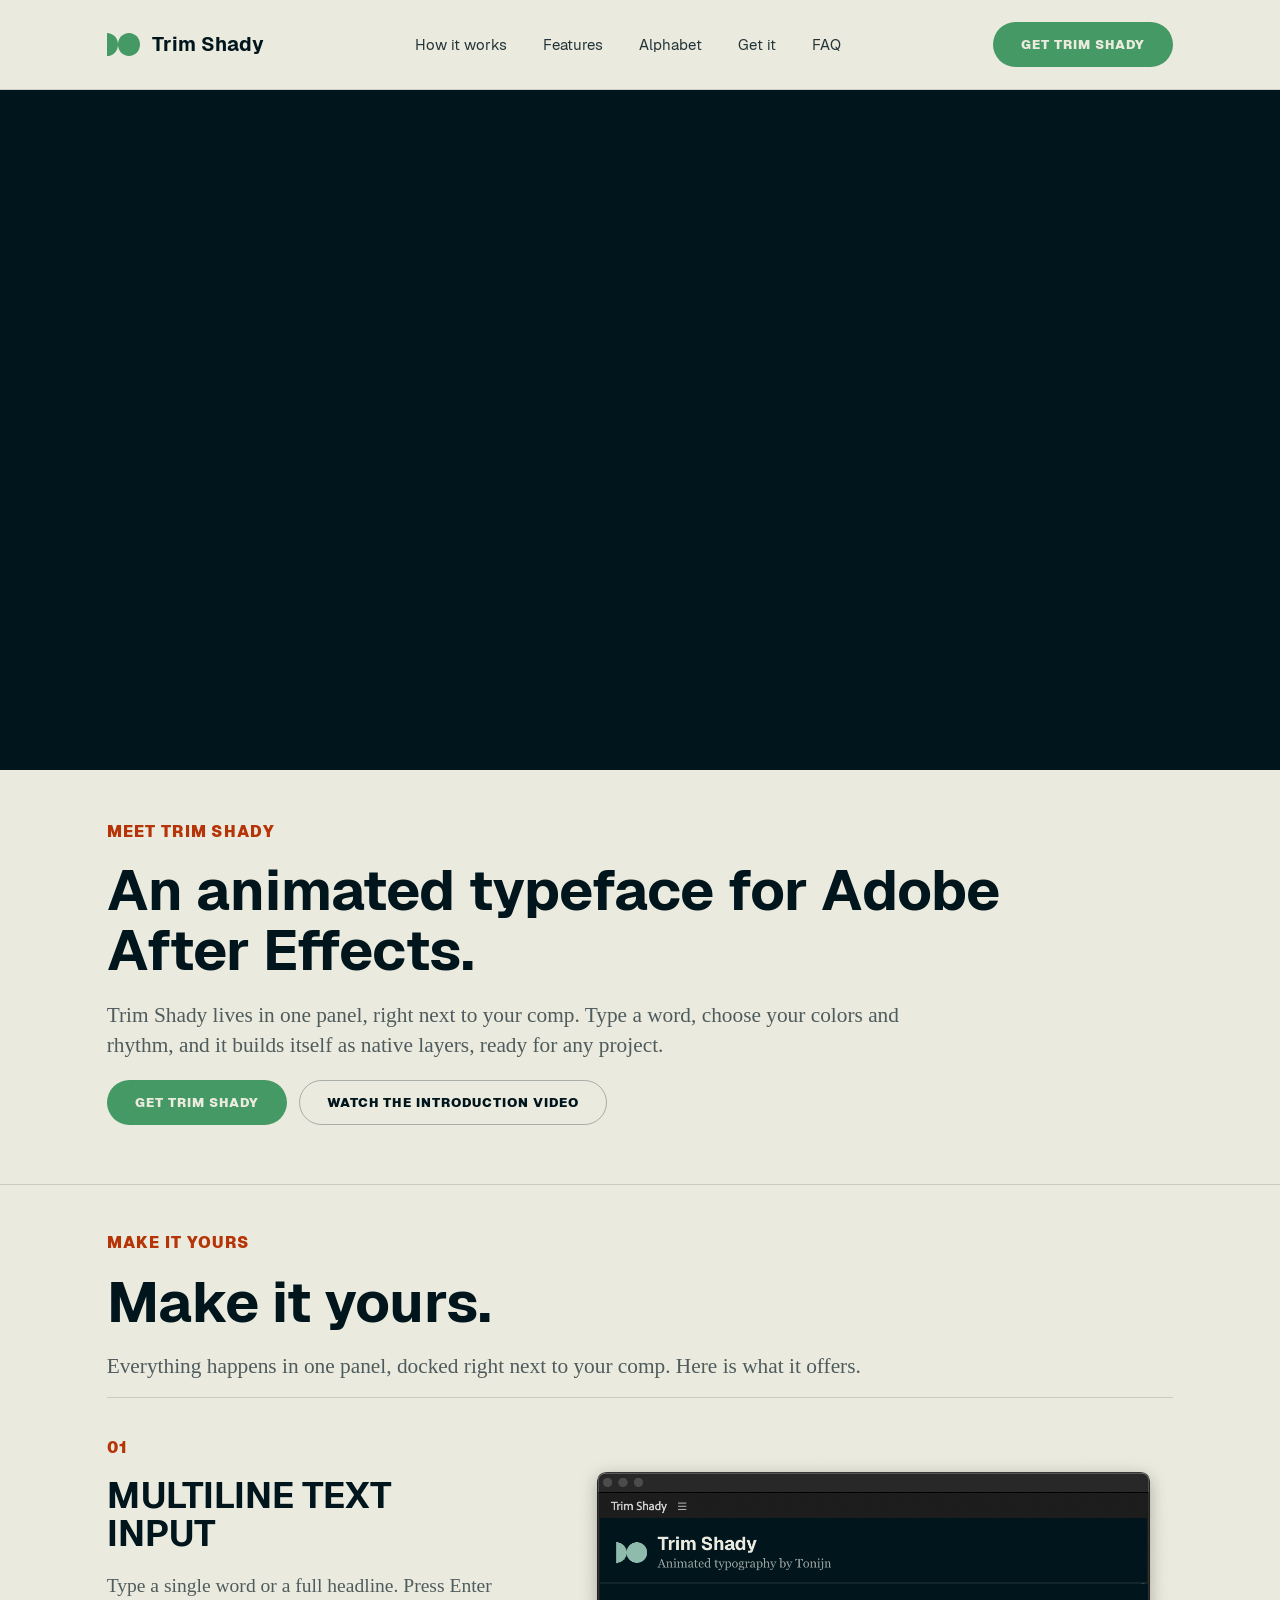
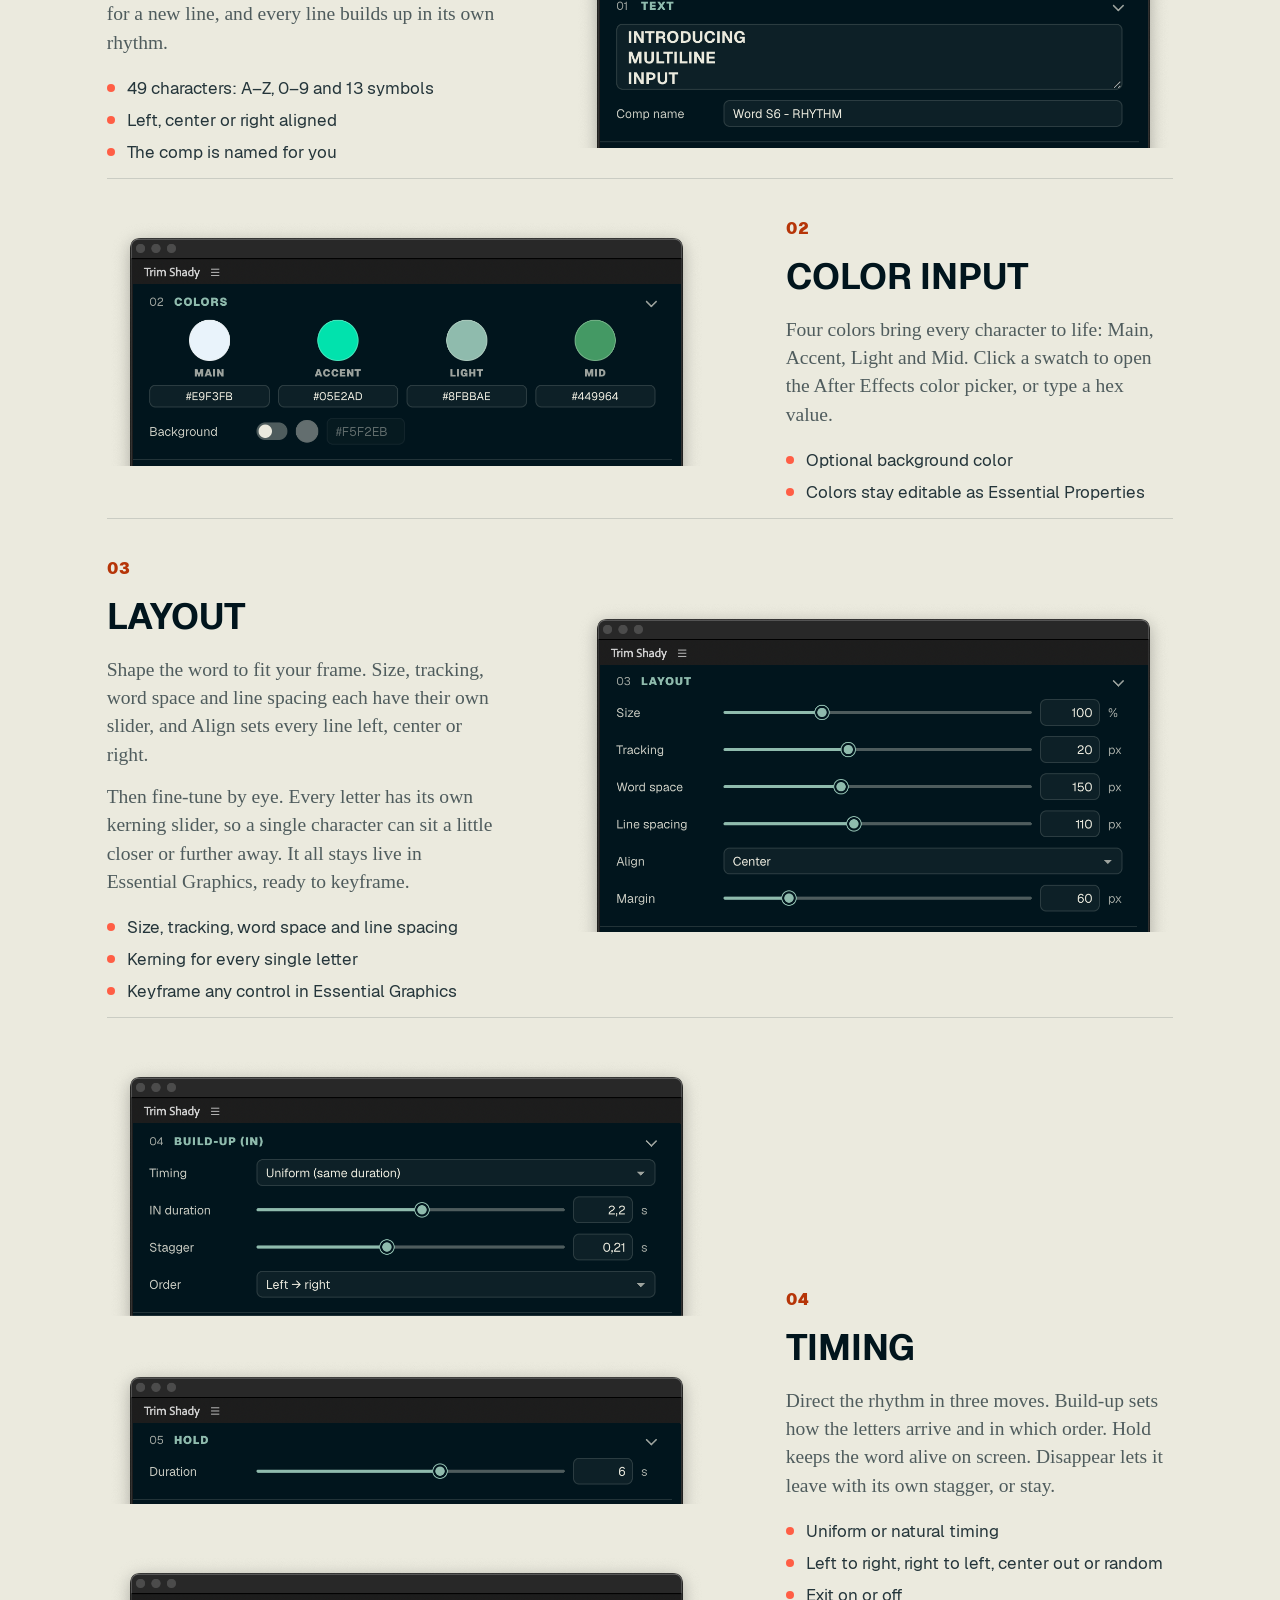
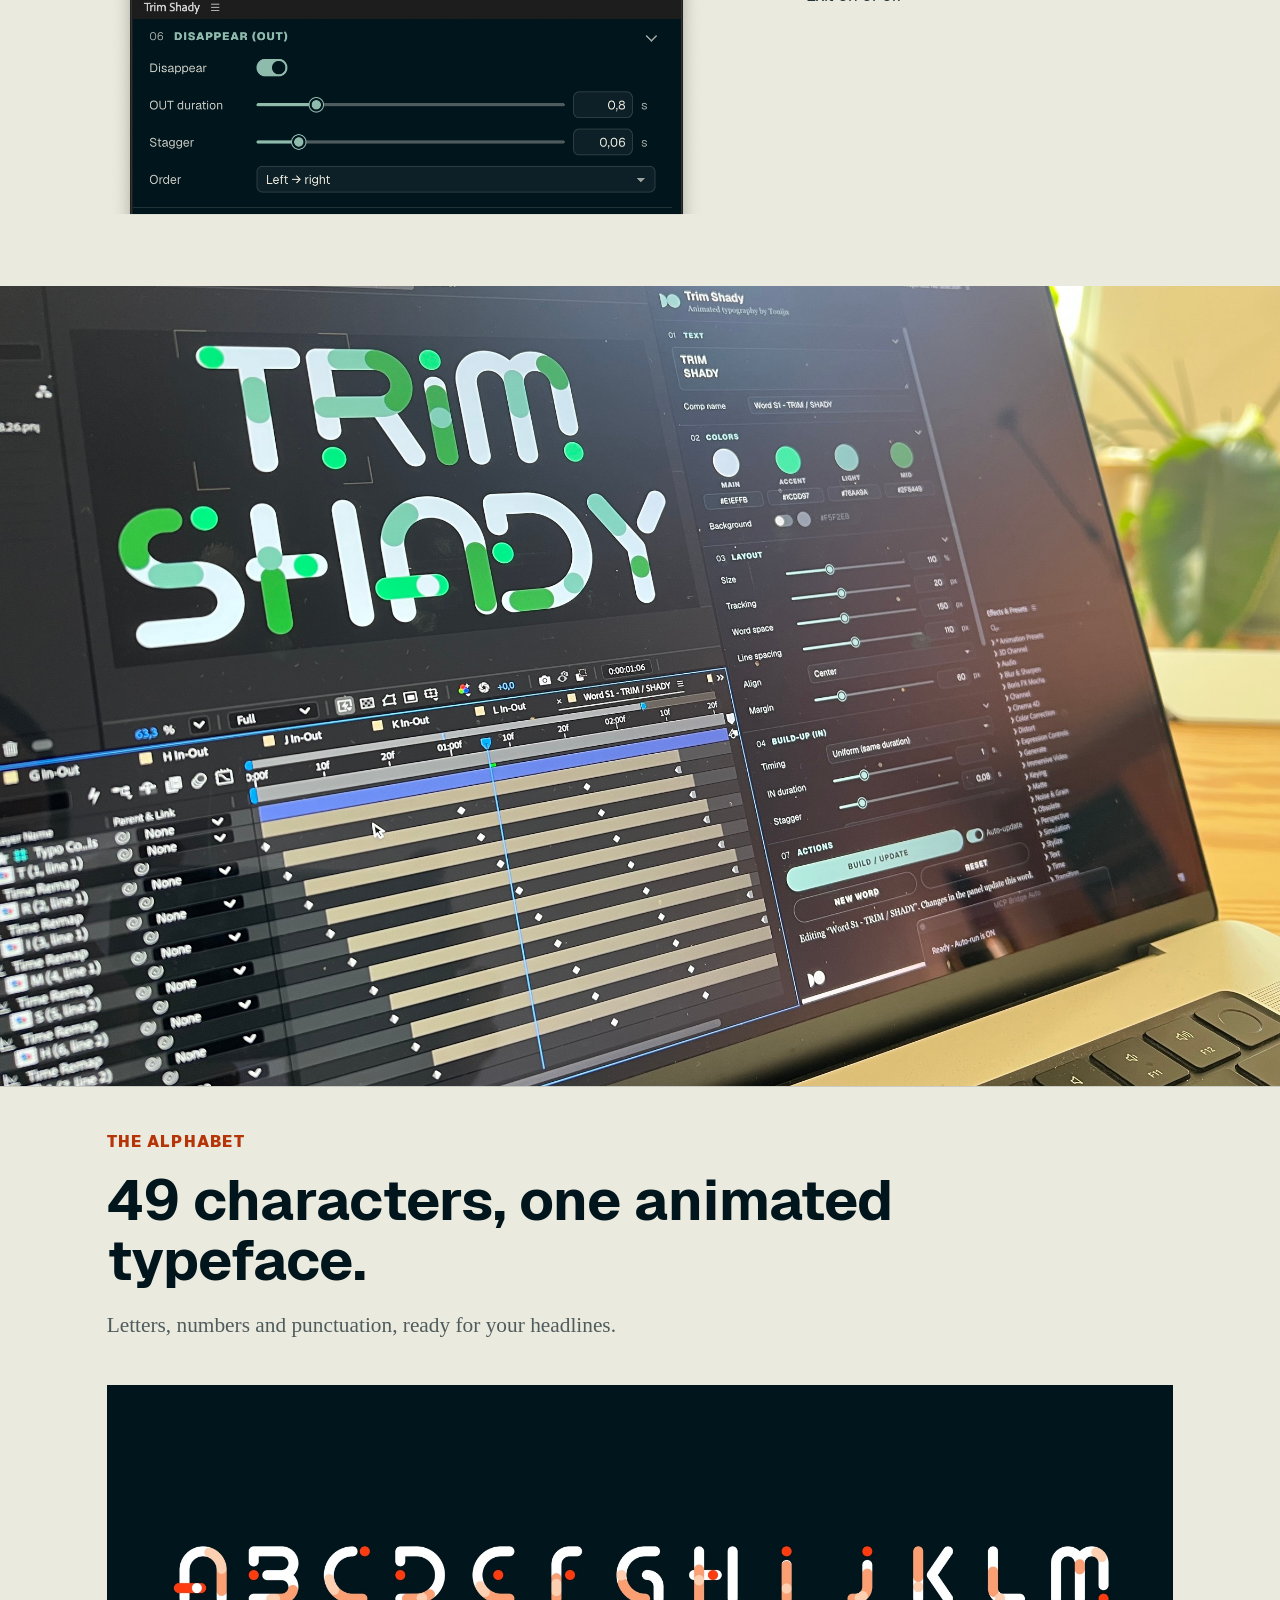
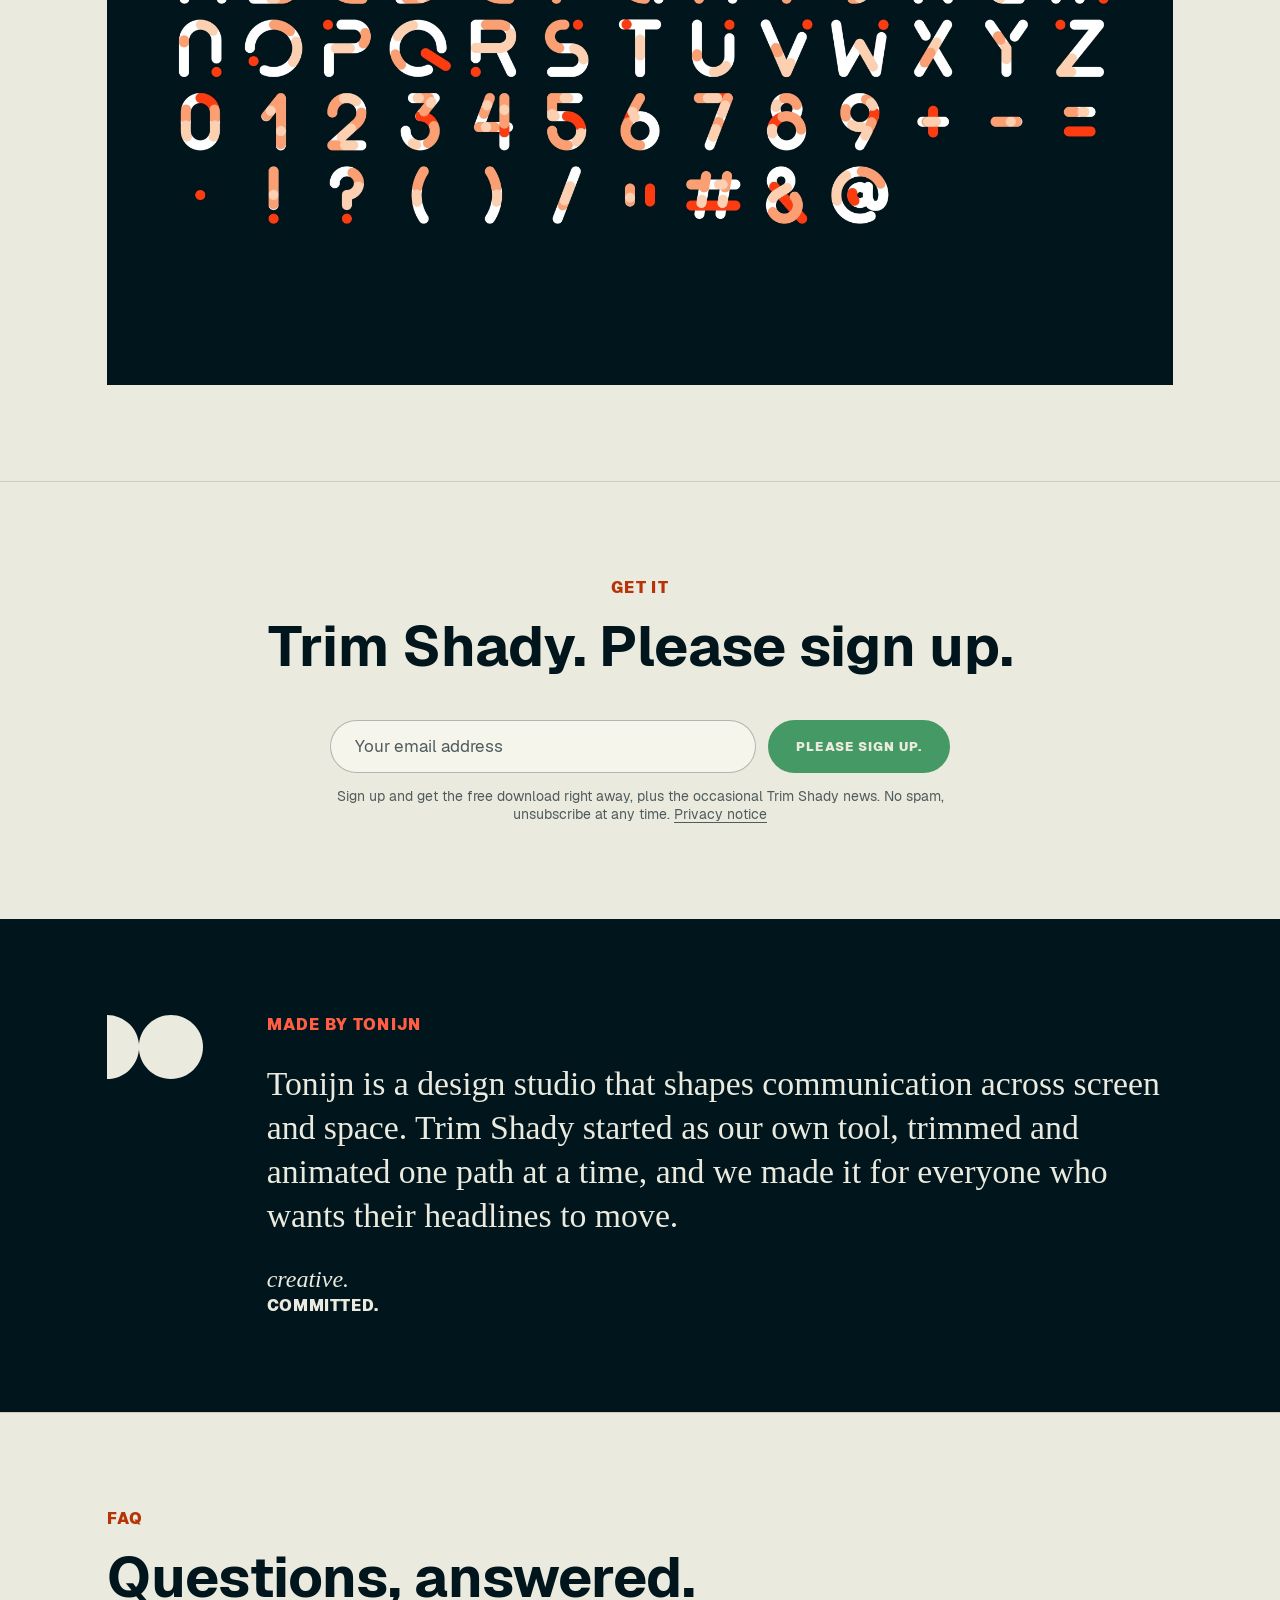
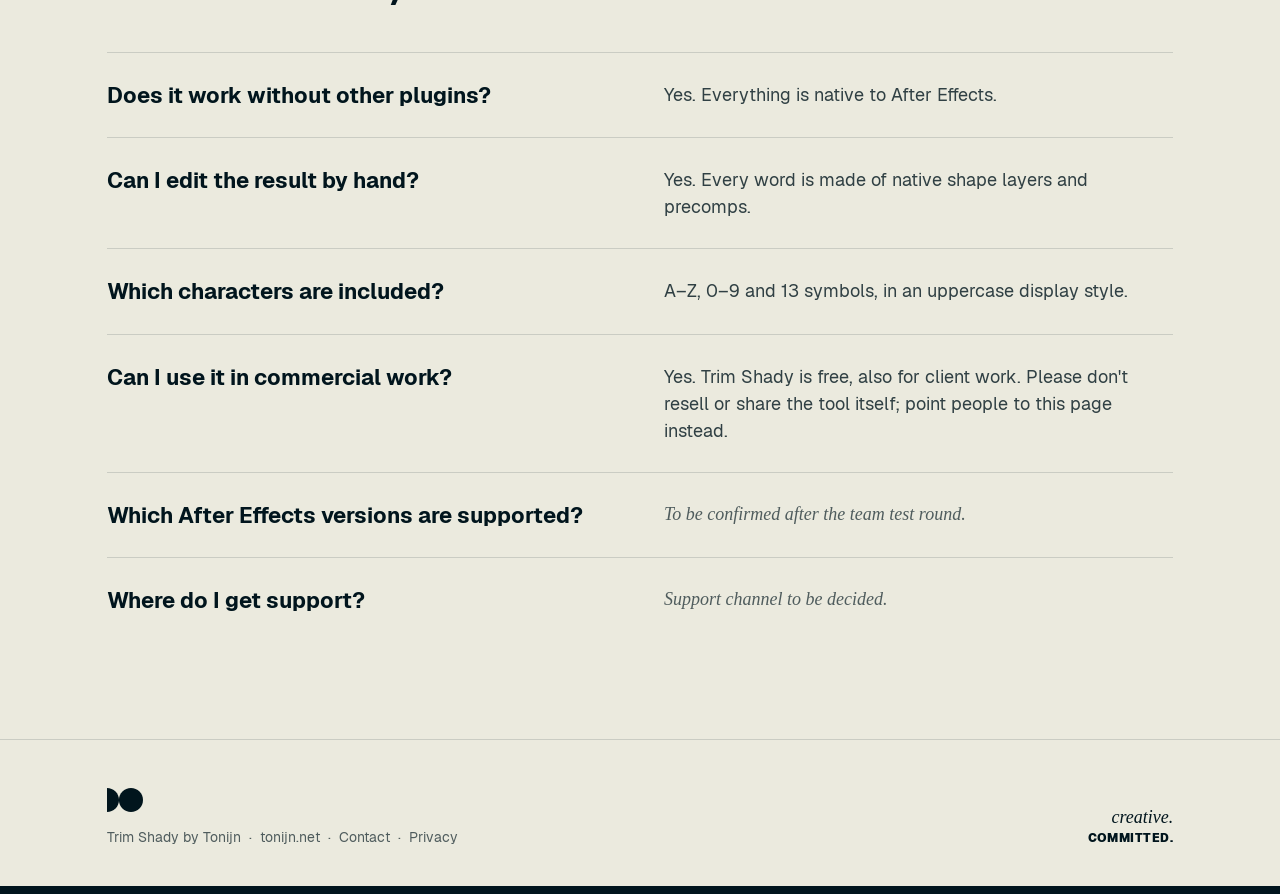
<file: index.html>
<!doctype html>
<!--
  Trim Shady · landing page (prototype)
  Built from the Figma frame "Trim Shady · Landing page · Draft 02 · Light (default)"
  (file a56UTV2PO87DNn0kcxubo0, node 4075:2). Plain HTML/CSS/JS, no build step:
  open index.html in a browser, or publish the folder as it is (GitHub Pages).

  Scroll animations: add data-reveal="left" | "right" | "up" to an element and
  js/main.js slides it in when it scrolls into view.
  The Vimeo background video is set in ONE place: VIMEO_ID at the top of js/main.js.
  "Watch the introduction video" links to YouTube: its href below (2026-10-29).
-->
<html lang="en">
<head>
  <meta charset="utf-8">
  <meta name="viewport" content="width=device-width, initial-scale=1">
  <!-- Prototype for the team: keep it out of search engines until it moves to tonijn.net. -->
  <meta name="robots" content="noindex, nofollow">
  <title>Trim Shady · An animated typeface for Adobe After Effects</title>
  <meta name="description" content="Trim Shady is an animated typeface for Adobe After Effects. Type a word, choose your colors and rhythm, and it builds itself as native layers.">
  <meta property="og:title" content="Trim Shady · An animated typeface for Adobe After Effects">
  <meta property="og:description" content="Type a word, choose your colors and rhythm, and it builds itself as native layers.">
  <meta property="og:image" content="img/hero-poster.jpg">
  <link rel="icon" href="img/do-mark-top.svg" type="image/svg+xml">
  <link rel="preload" href="fonts/Geist-Bold.woff2" as="font" type="font/woff2" crossorigin>
  <script>document.documentElement.classList.add("js");</script><!-- early, so the phone menu does not flash open -->
  <link rel="stylesheet" href="css/style.css">
</head>
<body>

  <!-- Top bar (sticky) -->
  <header class="topbar">
    <a class="brand" href="#top" aria-label="Trim Shady, back to top">
      <img src="img/do-mark-top.svg" width="33" height="22" alt="">
      <span>Trim Shady</span>
    </a>
    <nav class="links" id="site-nav" aria-label="Sections">
      <a href="#meet">How it works</a>
      <a href="#make-it-yours">Features</a>
      <a href="#alphabet">Alphabet</a>
      <a href="#get-it">Get it</a>
      <a href="#faq">FAQ</a>
    </nav>
    <a class="button" href="#get-it">Get Trim Shady</a>
    <!-- Hamburger: only shown on smaller screens (see css "Smaller screens"); js/main.js opens/closes the menu -->
    <button class="menu-toggle" type="button" aria-expanded="false" aria-controls="site-nav" aria-label="Menu">
      <span class="menu-toggle-bar"></span><span class="menu-toggle-bar"></span><span class="menu-toggle-bar"></span>
    </button>
  </header>

  <main id="top">

    <!-- 01 Hero: the intro film plays muted in the background (Vimeo). Until a
         video ID is set, or if Vimeo cannot load, the poster image shows. -->
    <section class="hero" aria-label="Trim Shady intro film">
      <div class="hero-media" id="hero-media">
        <img class="hero-poster" src="img/hero-poster.jpg" width="1920" height="1080" alt="The words TRIM SHADY drawn in the Trim Shady animated typeface">
      </div>
    </section>

    <!-- 02 Meet Trim Shady -->
    <section class="section meet" id="meet">
      <div class="head" data-reveal="up">
        <p class="kicker">Meet Trim Shady</p>
        <h1 class="title">An animated typeface for Adobe After Effects.</h1>
        <p class="lead">Trim Shady lives in one panel, right next to your comp. Type a word, choose your colors and rhythm, and it builds itself as native layers, ready for any project.</p>
        <div class="buttons">
          <a class="button" href="#get-it">Get Trim Shady</a>
          <a class="button ghost" id="film-link" href="https://youtu.be/t0fxN_1F6S0" target="_blank" rel="noopener">Watch the introduction video</a>
        </div>
      </div>
    </section>

    <!-- 03 Make it yours: four chapters, text and panel screenshots alternate
         left and right; each side slides in from its own side. -->
    <section class="section make" id="make-it-yours">
      <div class="head" data-reveal="up">
        <p class="kicker">Make it yours</p>
        <h2 class="title">Make it yours.</h2>
        <p class="lead narrow">Everything happens in one panel, docked right next to your comp. Here is what it offers.</p>
      </div>

      <article class="chapter">
        <div class="chapter-text" data-reveal="left">
          <p class="number">01</p>
          <h3>Multiline text input</h3>
          <p>Type a single word or a full headline. Press Enter for a new line, and every line builds up in its own rhythm.</p>
          <ul class="points">
            <li>49 characters: A–Z, 0–9 and 13 symbols</li>
            <li>Left, center or right aligned</li>
            <li>The comp is named for you</li>
          </ul>
        </div>
        <div class="chapter-images" data-reveal="right">
          <img src="img/ui-text.png" width="1162" height="572" alt="The Text group of the Trim Shady panel" loading="lazy">
        </div>
      </article>

      <article class="chapter flip">
        <div class="chapter-images" data-reveal="left">
          <img src="img/ui-color.png" width="1162" height="550" alt="The Colors group with the four color roles" loading="lazy">
        </div>
        <div class="chapter-text" data-reveal="right">
          <p class="number">02</p>
          <h3>Color input</h3>
          <p>Four colors bring every character to life: Main, Accent, Light and Mid. Click a swatch to open the After Effects color picker, or type a hex value.</p>
          <ul class="points">
            <li>Optional background color</li>
            <li>Colors stay editable as Essential Properties</li>
          </ul>
        </div>
      </article>

      <article class="chapter">
        <div class="chapter-text" data-reveal="left">
          <p class="number">03</p>
          <h3>Layout</h3>
          <p>Shape the word to fit your frame. Size, tracking, word space and line spacing each have their own slider, and Align sets every line left, center or right.</p>
          <p>Then fine-tune by eye. Every letter has its own kerning slider, so a single character can sit a little closer or further away. It all stays live in Essential Graphics, ready to keyframe.</p>
          <ul class="points">
            <li>Size, tracking, word space and line spacing</li>
            <li>Kerning for every single letter</li>
            <li>Keyframe any control in Essential Graphics</li>
          </ul>
        </div>
        <div class="chapter-images" data-reveal="right">
          <img src="img/ui-layout.png" width="1162" height="700" alt="The Layout group with its sliders" loading="lazy">
        </div>
      </article>

      <article class="chapter flip">
        <div class="chapter-images stack" data-reveal="left">
          <img src="img/ui-build-up.png" width="1162" height="550" alt="The Build-up group" loading="lazy">
          <img src="img/ui-hold.png" width="1162" height="350" alt="The Hold group" loading="lazy">
          <img src="img/ui-disappear.png" width="1162" height="550" alt="The Disappear group" loading="lazy">
        </div>
        <div class="chapter-text" data-reveal="right">
          <p class="number">04</p>
          <h3>Timing</h3>
          <p>Direct the rhythm in three moves. Build-up sets how the letters arrive and in which order. Hold keeps the word alive on screen. Disappear lets it leave with its own stagger, or stay.</p>
          <ul class="points">
            <li>Uniform or natural timing</li>
            <li>Left to right, right to left, center out or random</li>
            <li>Exit on or off</li>
          </ul>
        </div>
      </article>
    </section>

    <!-- Full-width photo: Trim Shady at work -->
    <section class="photo" id="in-use" aria-label="Trim Shady at work">
      <img src="img/photo-studio.jpg" width="2400" height="1800" alt="Trim Shady at work in After Effects on a studio screen" loading="lazy" data-reveal="up">
    </section>

    <!-- 04 The alphabet -->
    <section class="section alphabet" id="alphabet">
      <div class="head" data-reveal="up">
        <p class="kicker">The alphabet</p>
        <h2 class="title">49 characters, one animated typeface.</h2>
        <p class="lead narrow">Letters, numbers and punctuation, ready for your headlines.</p>
      </div>
      <img class="alphabet-img" src="img/alphabet.jpg" width="1920" height="1080" alt="All 49 characters of the Trim Shady alphabet: A to Z, 0 to 9 and 13 symbols" loading="lazy" data-reveal="up">
    </section>

    <!-- 05 Get it: the sign-up form (Kit) comes here in the next step. -->
    <section class="section get" id="get-it">
      <div class="head center" data-reveal="up">
        <p class="kicker">Get it</p>
        <h2 class="title">Trim Shady. Please sign up.</h2>
      </div>
      <!-- Kit (ConvertKit) inline form 10005065. Kit's own markup and styles are
           replaced by ours, but the attributes Kit's script (ck.5.js) relies on are
           kept: class "formkit-form", data-sv-form, data-uid, data-options and the
           data-element="errors | fields | submit" parts. The script then sends the
           address and then sends the visitor to download.html (after_subscribe =
           redirect, in data-options below; this copy OVERRIDES the form's settings
           in Kit, so keep both the same). Errors show in the "errors" list. Without
           JavaScript the form posts to Kit directly and Kit's own setting applies
           (General → redirect to the same page). Kit also emails a confirmation
           link (double opt-in) for the news list. -->
      <div class="signup" id="signup" data-reveal="up">
        <form class="formkit-form signup-form" action="https://app.kit.com/forms/10005065/subscriptions" method="post"
              data-sv-form="10005065" data-uid="9677f10a05" data-format="inline" data-version="5"
              data-options='{"settings":{"after_subscribe":{"action":"redirect","success_message":"Thanks! Taking you to the download.","redirect_url":"https://tonijn-bv.github.io/Trim-Shady/download.html"},"modal":{"trigger":"timer","scroll_percentage":null,"timer":5,"devices":"all","show_once_every":15},"powered_by":{"show":false},"recaptcha":{"enabled":false},"return_visitor":{"action":"show","custom_content":""},"slide_in":{"display_in":"bottom_right","trigger":"timer","scroll_percentage":null,"timer":5,"devices":"all","show_once_every":15},"sticky_bar":{"display_in":"top","trigger":"timer","scroll_percentage":null,"timer":5,"devices":"all","show_once_every":15}},"version":"5"}'>
          <ul class="formkit-alert formkit-alert-error" data-element="errors" data-group="alert"></ul>
          <div class="signup-fields formkit-fields" data-element="fields" data-stacked="false">
            <label class="visually-hidden" for="signup-email">Email address</label>
            <input class="formkit-input" id="signup-email" name="email_address" type="email" placeholder="Your email address" autocomplete="email" required>
            <button class="button formkit-submit" data-element="submit" type="submit">
              <span class="formkit-spinner"><span></span><span></span><span></span></span>
              <span class="label">Please sign up.</span>
            </button>
          </div>
          <p class="signup-note">Sign up and get the free download right away, plus the occasional Trim Shady news. No spam, unsubscribe at any time. <a href="privacy.html">Privacy notice</a></p>
        </form>
      </div>
    </section>

    <!-- 06 Made by Tonijn (ink band) -->
    <section class="section tonijn" aria-labelledby="tonijn-kicker">
      <img class="tonijn-mark" src="img/do-mark-tonijn.svg" width="96" height="64" alt="" data-reveal="left">
      <div class="tonijn-copy" data-reveal="right">
        <p class="kicker" id="tonijn-kicker">Made by Tonijn</p>
        <p class="statement">Tonijn is a design studio that shapes communication across screen and space. Trim Shady started as our own tool, trimmed and animated one path at a time, and we made it for everyone who wants their headlines to move.</p>
        <p class="signature"><em>creative.</em><strong>COMMITTED.</strong></p>
      </div>
    </section>

    <!-- 07 FAQ -->
    <section class="section faq" id="faq">
      <div class="head" data-reveal="up">
        <p class="kicker">FAQ</p>
        <h2 class="title">Questions, answered.</h2>
      </div>
      <dl class="faq-list" data-reveal="up">
        <div><dt>Does it work without other plugins?</dt><dd>Yes. Everything is native to After Effects.</dd></div>
        <div><dt>Can I edit the result by hand?</dt><dd>Yes. Every word is made of native shape layers and precomps.</dd></div>
        <div><dt>Which characters are included?</dt><dd>A–Z, 0–9 and 13 symbols, in an uppercase display style.</dd></div>
        <div><dt>Can I use it in commercial work?</dt><dd>Yes. Trim Shady is free, also for client work. Please don't resell or share the tool itself; point people to this page instead.</dd></div>
        <div><dt>Which After Effects versions are supported?</dt><dd class="tbd">To be confirmed after the team test round.</dd></div>
        <div><dt>Where do I get support?</dt><dd class="tbd">Support channel to be decided.</dd></div>
      </dl>
    </section>
  </main>

  <footer class="footer">
    <div class="footer-left">
      <img src="img/do-mark-footer.svg" width="36" height="24" alt="">
      <p>Trim Shady by Tonijn &nbsp;·&nbsp; <a href="https://tonijn.net">tonijn.net</a> &nbsp;·&nbsp; Contact &nbsp;·&nbsp; <a href="privacy.html">Privacy</a></p>
    </div>
    <p class="signature small"><em>creative.</em><strong>COMMITTED.</strong></p>
  </footer>
  <div class="bottom-bar" aria-hidden="true"></div>

  <script src="js/main.js"></script>
  <!-- Kit's form script: submits the sign-up form in place (see section 05). -->
  <script src="https://f.convertkit.com/ckjs/ck.5.js" defer></script>
</body>
</html>
</file>
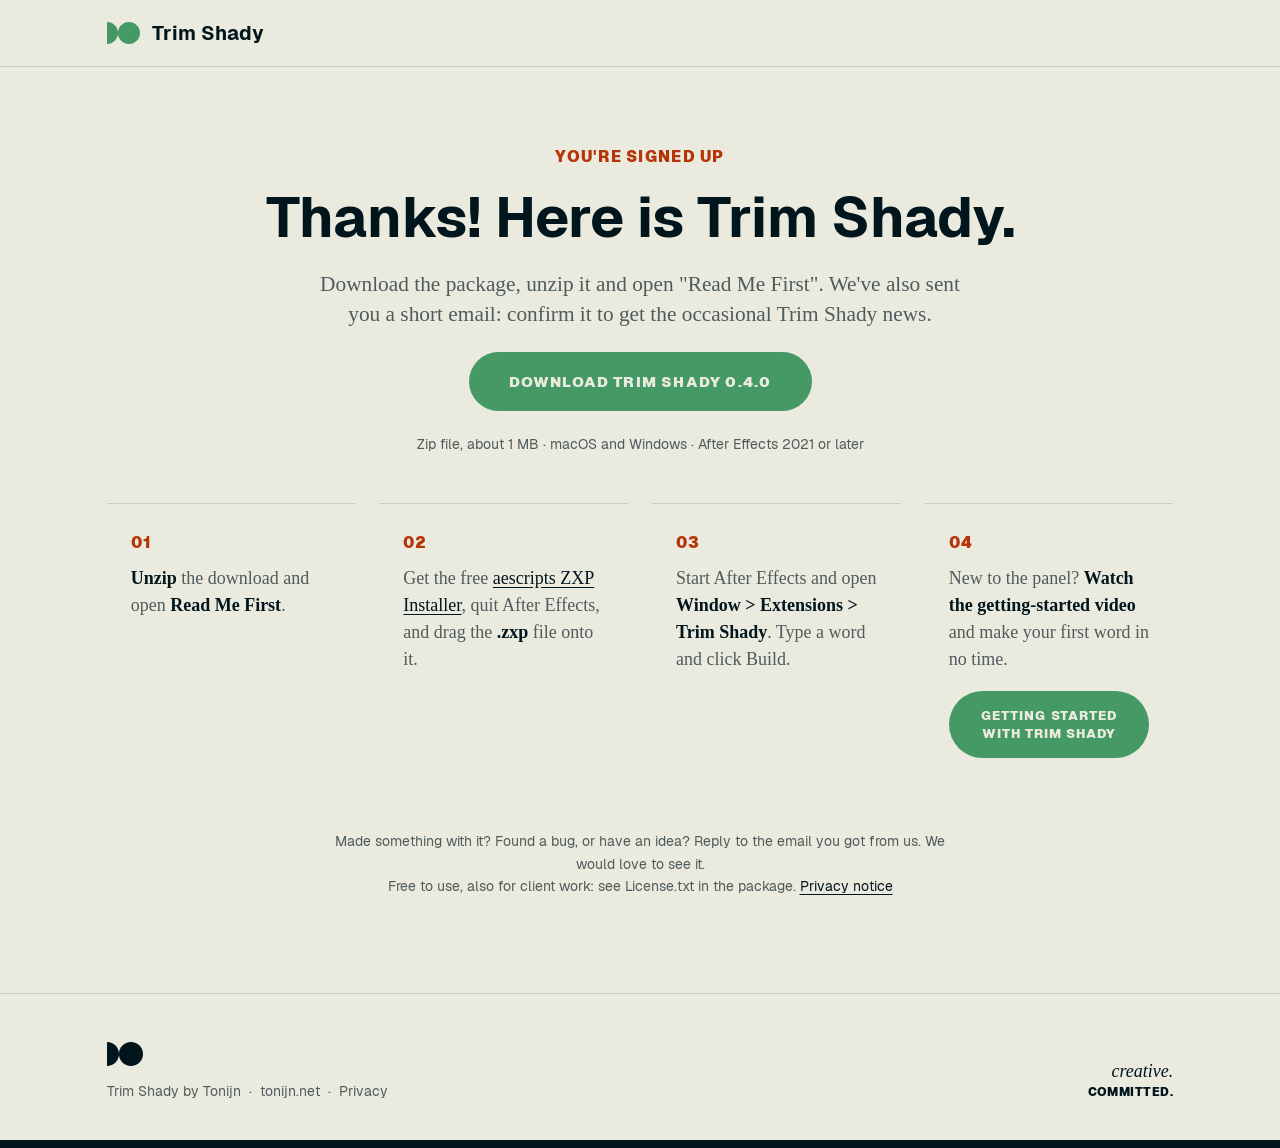
<file: download.html>
<!doctype html>
<!--
  Trim Shady · download page ("thank you" page)
  New subscribers land here right after signing up: the form on index.html
  redirects here (after_subscribe in its data-options), and so does Kit's own
  hosted form (form 10005065 → Settings → General → Redirect to an external
  page). Works on Kit's FREE plan: no sequence or automation needed. Kit's
  confirmation email (double opt-in) is only for the news list (2026-10-05).

  The download link is set in ONE place: the button after the DOWNLOAD_URL
  comment below. It is the Dropbox link of dist/TrimShady-<version>.zip with dl=1.
  New version: upload the new zip NEXT TO the old ones (older zips stay in
  Dropbox for the archive), paste its link here and publish
  (tools/publish-landing.sh). 0.4.0 since 2026-10-29; 0.3.0 is archived.
-->
<html lang="en">
<head>
  <meta charset="utf-8">
  <meta name="viewport" content="width=device-width, initial-scale=1">
  <meta name="robots" content="noindex, nofollow">
  <title>Download · Trim Shady</title>
  <link rel="icon" href="img/do-mark-top.svg" type="image/svg+xml">
  <link rel="stylesheet" href="css/style.css">
</head>
<body>
  <header class="topbar">
    <a class="brand" href="index.html" aria-label="Trim Shady, back to the home page">
      <img src="img/do-mark-top.svg" width="33" height="22" alt="">
      <span>Trim Shady</span>
    </a>
  </header>

  <main class="section download">
    <div class="head center">
      <p class="kicker">You're signed up</p>
      <h1 class="title">Thanks! Here is Trim Shady.</h1>
      <p class="lead">Download the package, unzip it and open "Read Me First". We've also sent you a short email: confirm it to get the occasional Trim Shady news.</p>
      <!-- DOWNLOAD_URL -->
      <a class="button big" id="download-button" href="https://www.dropbox.com/scl/fi/19tc9qrxr0sbgx2r6v46g/TrimShady-0.4.0.zip?rlkey=l4uj063kdmsnemjgnmulugowg&amp;dl=1">Download Trim Shady 0.4.0</a>
      <p class="small-note">Zip file, about 1 MB · macOS and Windows · After Effects 2021 or later</p>
    </div>

    <ol class="install-steps">
      <li><strong>Unzip</strong> the download and open <strong>Read Me First</strong>.</li>
      <li>Get the free <a href="https://aescripts.com/learn/zxp-installer/">aescripts ZXP Installer</a>, quit After Effects, and drag the <strong>.zxp</strong> file onto it.</li>
      <li>Start After Effects and open <strong>Window &gt; Extensions &gt; Trim Shady</strong>. Type a word and click Build.</li>
      <li>New to the panel? <strong>Watch the getting-started video</strong> and make your first word in no time.
        <a class="button" href="https://youtu.be/r4UsCuTu35A" target="_blank" rel="noopener">Getting started with Trim Shady</a></li>
    </ol>

    <p class="small-note center">Made something with it? Found a bug, or have an idea? Reply to the email you got from us. We would love to see it.<br>
      Free to use, also for client work: see License.txt in the package. <a href="privacy.html">Privacy notice</a></p>
  </main>

  <footer class="footer">
    <div class="footer-left">
      <img src="img/do-mark-footer.svg" width="36" height="24" alt="">
      <p>Trim Shady by Tonijn &nbsp;·&nbsp; <a href="https://tonijn.net">tonijn.net</a> &nbsp;·&nbsp; <a href="privacy.html">Privacy</a></p>
    </div>
    <p class="signature small"><em>creative.</em><strong>COMMITTED.</strong></p>
  </footer>
  <div class="bottom-bar" aria-hidden="true"></div>
</body>
</html>
</file>
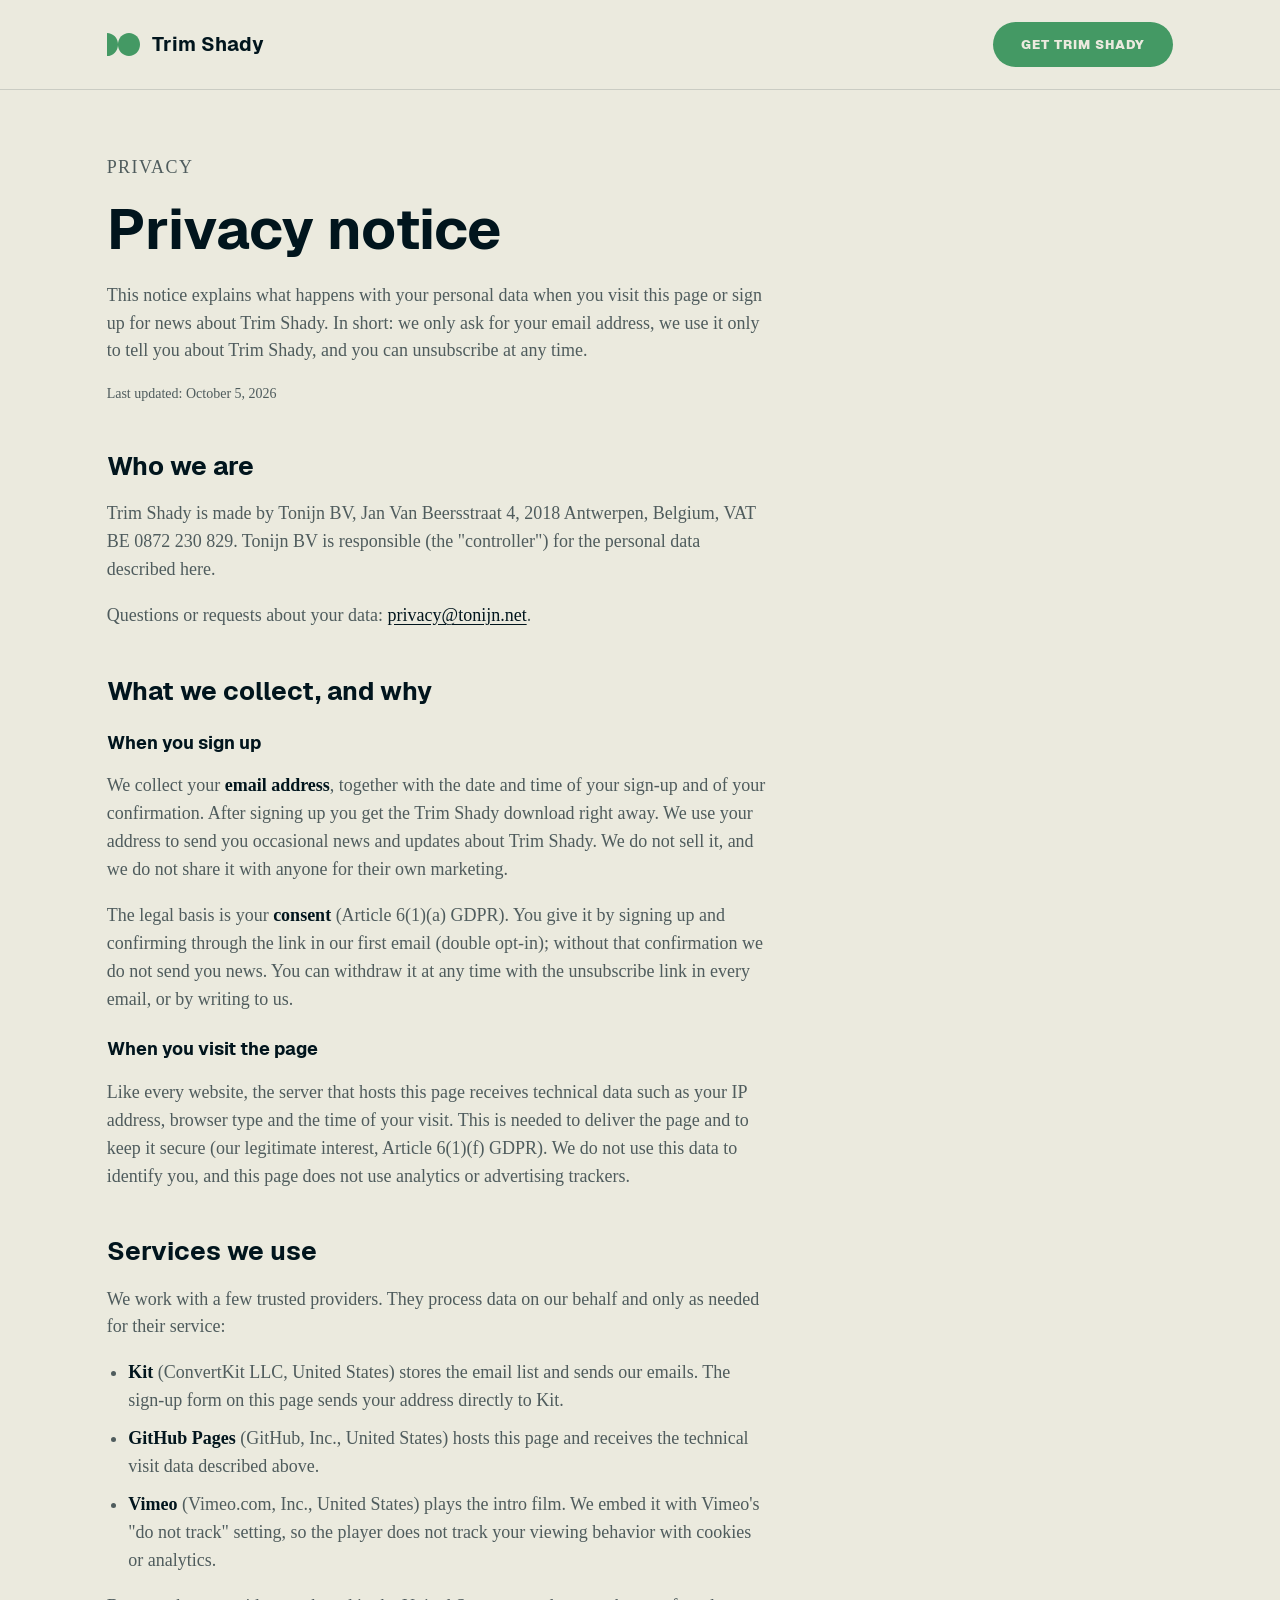
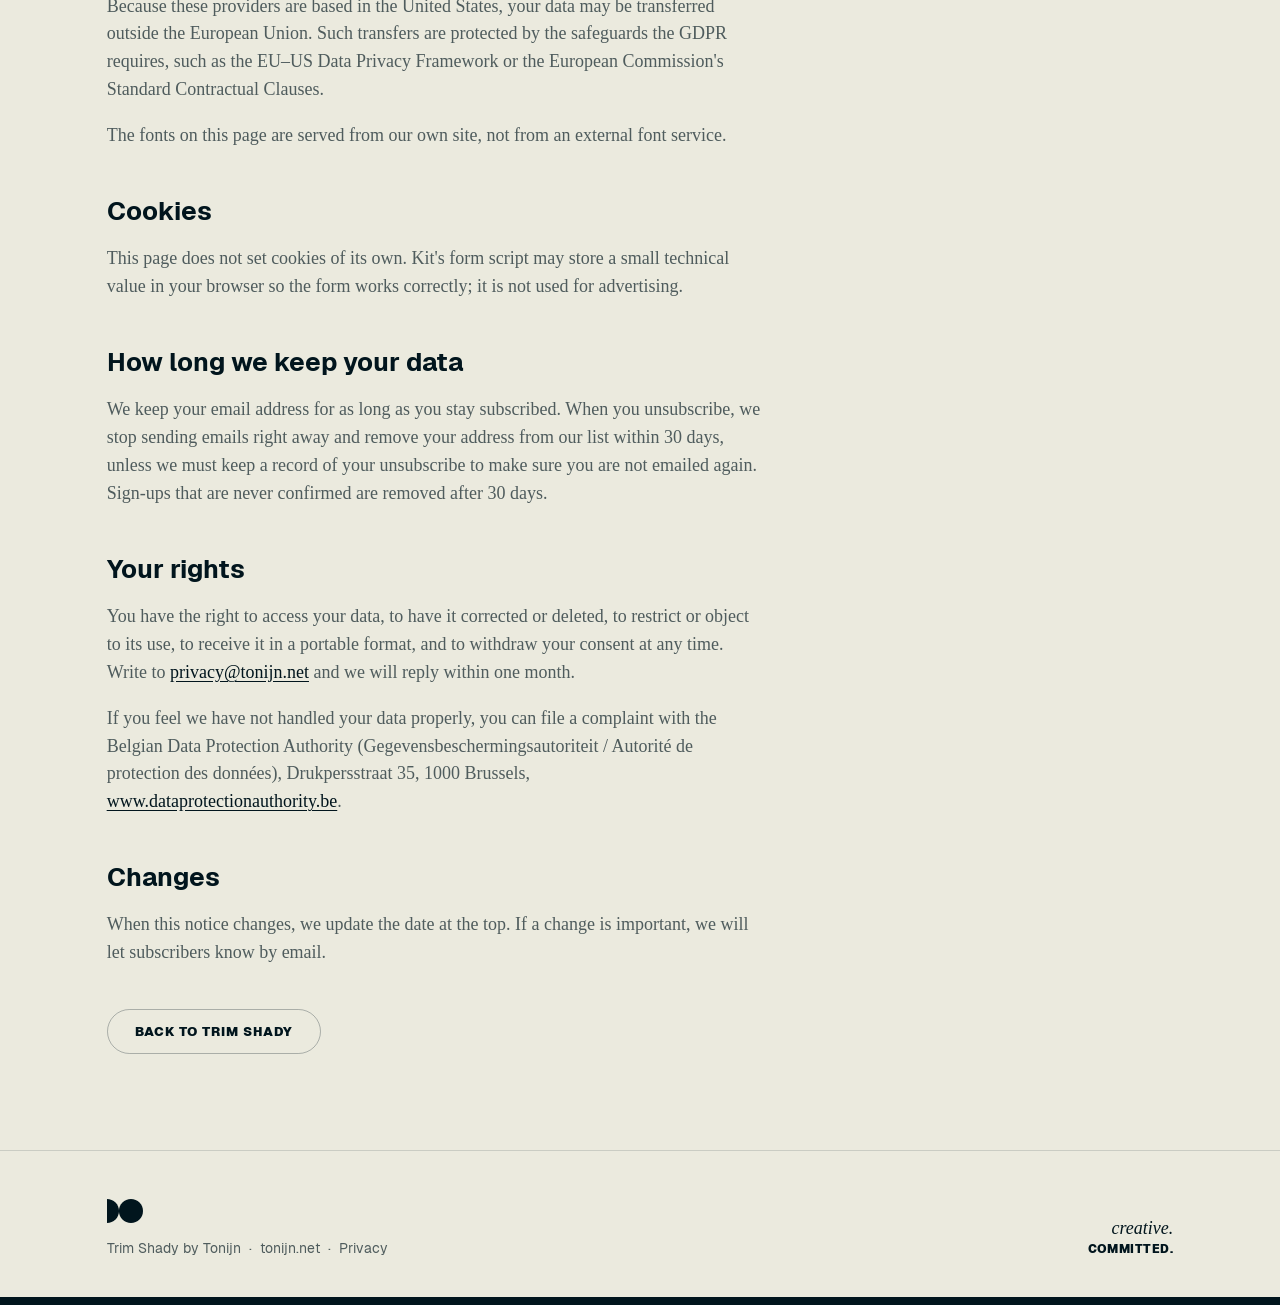
<file: privacy.html>
<!doctype html>
<!--
  Trim Shady · privacy notice (GDPR), for the landing page and the Kit sign-up form.
  Company details from tonijn.net (2026-10-05). The privacy contact address is set
  in ONE place below: privacy@tonijn.net (2 places). Draft written with Claude; have it
  checked by someone qualified before the public launch.
-->
<html lang="en">
<head>
  <meta charset="utf-8">
  <meta name="viewport" content="width=device-width, initial-scale=1">
  <meta name="robots" content="noindex, nofollow">
  <title>Privacy notice · Trim Shady</title>
  <link rel="icon" href="img/do-mark-top.svg" type="image/svg+xml">
  <link rel="stylesheet" href="css/style.css">
</head>
<body>
  <header class="topbar">
    <a class="brand" href="index.html" aria-label="Trim Shady, back to the home page">
      <img src="img/do-mark-top.svg" width="33" height="22" alt="">
      <span>Trim Shady</span>
    </a>
    <a class="button" href="index.html#get-it">Get Trim Shady</a>
  </header>

  <main class="section legal">
    <p class="kicker">Privacy</p>
    <h1 class="title">Privacy notice</h1>
    <p class="lead">This notice explains what happens with your personal data when you visit this page or sign up for news about Trim Shady. In short: we only ask for your email address, we use it only to tell you about Trim Shady, and you can unsubscribe at any time.</p>
    <p class="updated">Last updated: October 5, 2026</p>

    <h2>Who we are</h2>
    <p>Trim Shady is made by Tonijn BV, Jan Van Beersstraat 4, 2018 Antwerpen, Belgium, VAT BE 0872 230 829. Tonijn BV is responsible (the "controller") for the personal data described here.</p>
    <p>Questions or requests about your data: <a href="mailto:privacy@tonijn.net">privacy@tonijn.net</a>.</p>

    <h2>What we collect, and why</h2>
    <h3>When you sign up</h3>
    <p>We collect your <strong>email address</strong>, together with the date and time of your sign-up and of your confirmation. After signing up you get the Trim Shady download right away. We use your address to send you occasional news and updates about Trim Shady. We do not sell it, and we do not share it with anyone for their own marketing.</p>
    <p>The legal basis is your <strong>consent</strong> (Article 6(1)(a) GDPR). You give it by signing up and confirming through the link in our first email (double opt-in); without that confirmation we do not send you news. You can withdraw it at any time with the unsubscribe link in every email, or by writing to us.</p>
    <h3>When you visit the page</h3>
    <p>Like every website, the server that hosts this page receives technical data such as your IP address, browser type and the time of your visit. This is needed to deliver the page and to keep it secure (our legitimate interest, Article 6(1)(f) GDPR). We do not use this data to identify you, and this page does not use analytics or advertising trackers.</p>

    <h2>Services we use</h2>
    <p>We work with a few trusted providers. They process data on our behalf and only as needed for their service:</p>
    <ul class="legal-list">
      <li><strong>Kit</strong> (ConvertKit LLC, United States) stores the email list and sends our emails. The sign-up form on this page sends your address directly to Kit.</li>
      <li><strong>GitHub Pages</strong> (GitHub, Inc., United States) hosts this page and receives the technical visit data described above.</li>
      <li><strong>Vimeo</strong> (Vimeo.com, Inc., United States) plays the intro film. We embed it with Vimeo's "do not track" setting, so the player does not track your viewing behavior with cookies or analytics.</li>
    </ul>
    <p>Because these providers are based in the United States, your data may be transferred outside the European Union. Such transfers are protected by the safeguards the GDPR requires, such as the EU–US Data Privacy Framework or the European Commission's Standard Contractual Clauses.</p>
    <p>The fonts on this page are served from our own site, not from an external font service.</p>

    <h2>Cookies</h2>
    <p>This page does not set cookies of its own. Kit's form script may store a small technical value in your browser so the form works correctly; it is not used for advertising.</p>

    <h2>How long we keep your data</h2>
    <p>We keep your email address for as long as you stay subscribed. When you unsubscribe, we stop sending emails right away and remove your address from our list within 30 days, unless we must keep a record of your unsubscribe to make sure you are not emailed again. Sign-ups that are never confirmed are removed after 30 days.</p>

    <h2>Your rights</h2>
    <p>You have the right to access your data, to have it corrected or deleted, to restrict or object to its use, to receive it in a portable format, and to withdraw your consent at any time. Write to <a href="mailto:privacy@tonijn.net">privacy@tonijn.net</a> and we will reply within one month.</p>
    <p>If you feel we have not handled your data properly, you can file a complaint with the Belgian Data Protection Authority (Gegevensbeschermingsautoriteit / Autorité de protection des données), Drukpersstraat 35, 1000 Brussels, <a href="https://www.dataprotectionauthority.be">www.dataprotectionauthority.be</a>.</p>

    <h2>Changes</h2>
    <p>When this notice changes, we update the date at the top. If a change is important, we will let subscribers know by email.</p>

    <p class="back"><a class="button ghost" href="index.html">Back to Trim Shady</a></p>
  </main>

  <footer class="footer">
    <div class="footer-left">
      <img src="img/do-mark-footer.svg" width="36" height="24" alt="">
      <p>Trim Shady by Tonijn &nbsp;·&nbsp; <a href="https://tonijn.net">tonijn.net</a> &nbsp;·&nbsp; <a href="privacy.html">Privacy</a></p>
    </div>
    <p class="signature small"><em>creative.</em><strong>COMMITTED.</strong></p>
  </footer>
  <div class="bottom-bar" aria-hidden="true"></div>
</body>
</html>
</file>
<file: css/style.css>
/* ---------------------------------------------------------------------------
   Trim Shady · landing page styles
   Values come from the Figma frame "Draft 02 · Light (default)" (1440 px wide,
   120 px side margins). Colors are the Tonijn ID variables in the frame's light
   mode; the names follow the Figma variables.
   --------------------------------------------------------------------------- */

@font-face { font-family: "Geist"; src: url("../fonts/Geist-Regular.woff2") format("woff2"); font-weight: 400; font-display: swap; }
@font-face { font-family: "Geist"; src: url("../fonts/Geist-Bold.woff2") format("woff2"); font-weight: 700; font-display: swap; }
@font-face { font-family: "Geist"; src: url("../fonts/Geist-Black.woff2") format("woff2"); font-weight: 900; font-display: swap; }

:root {
  --paper: #ebeade;        /* Neutral/white: page background */
  --ink: #01151d;          /* Neutral/900: text, the Tonijn band */
  --grey: #4f5c5d;         /* Neutral/700: body copy */
  --coral-deep: #b63508;   /* Red/700: kickers and numbers */
  --coral: #ff5e45;        /* Red/400: bullets */
  --green: #449964;        /* Green/700: buttons, DO mark */
  --line: rgba(1, 21, 29, 0.14);
  --ink-85: rgba(1, 21, 29, 0.85);
  --ink-80: rgba(1, 21, 29, 0.8);

  /* Side margin: 120 px at 1440 (Figma). Wider screens keep a centred 1200 px content
     column, so the extra space is shared left and right (50% = half the page width). */
  --gutter: max(clamp(20px, 8.333vw, 120px), calc(50% - 600px));
  --max: 1440px;
  --sans: "Geist", system-ui, -apple-system, "Segoe UI", sans-serif;
  --serif: Georgia, "Times New Roman", serif;
}

* { box-sizing: border-box; }
html { scroll-behavior: smooth; scroll-padding-top: 96px; }
body {
  margin: 0;
  background: var(--paper);
  color: var(--ink);
  font-family: var(--sans);
  -webkit-font-smoothing: antialiased;
  overflow-x: hidden;   /* the slide-in animations start outside the viewport */
}
img { display: block; max-width: 100%; height: auto; }
a { color: inherit; }
h1, h2, h3, p, ul, dl, dd { margin: 0; }

/* ---- Buttons ------------------------------------------------------------- */
.button {
  display: inline-block;
  padding: 16px 28px;
  border-radius: 999px;
  background: var(--green);
  color: var(--paper);
  font: 900 13px/1 var(--sans);
  letter-spacing: 0.08em;
  text-transform: uppercase;
  text-decoration: none;
  white-space: nowrap;
  transition: transform 0.2s ease, background 0.2s ease;
}
.button:hover { transform: translateY(-2px); background: #3a8657; }
.button.ghost { background: transparent; color: var(--ink); border: 1px solid rgba(1, 21, 29, 0.28); padding: 15px 27px; }
.button.ghost:hover { background: rgba(1, 21, 29, 0.05); }

/* ---- Top bar ------------------------------------------------------------- */
.topbar {
  position: sticky; top: 0; z-index: 10;
  display: flex; align-items: center; justify-content: space-between; gap: 24px;
  padding: 22px var(--gutter);
  background: var(--paper);
  border-bottom: 1px solid var(--line);
}
.brand { display: flex; align-items: center; gap: 12px; text-decoration: none; font: 700 20px/1 var(--sans); }
.links { display: flex; gap: 36px; font-size: 15px; color: var(--ink-85); }
.links a { text-decoration: none; }
.links a:hover { color: var(--ink); text-decoration: underline; text-underline-offset: 4px; }

/* Hamburger (smaller screens only, see "Smaller screens"): three bars that turn into an X */
.menu-toggle {
  display: none; flex-direction: column; justify-content: center; gap: 5px;
  width: 44px; height: 44px; padding: 0 10px;
  background: transparent; border: 1px solid rgba(1, 21, 29, 0.28); border-radius: 999px;
  cursor: pointer; color: var(--ink);
}
.menu-toggle:focus-visible { outline: 2px solid var(--green); outline-offset: 2px; }
.menu-toggle-bar { display: block; height: 2px; background: currentColor; border-radius: 2px; transition: transform 0.2s ease, opacity 0.2s ease; }
.menu-toggle[aria-expanded="true"] .menu-toggle-bar:nth-child(1) { transform: translateY(7px) rotate(45deg); }
.menu-toggle[aria-expanded="true"] .menu-toggle-bar:nth-child(2) { opacity: 0; }
.menu-toggle[aria-expanded="true"] .menu-toggle-bar:nth-child(3) { transform: translateY(-7px) rotate(-45deg); }

/* ---- Hero ---------------------------------------------------------------- */
.hero { background: var(--ink); }
.hero-media { position: relative; height: min(680px, 56.25vw); overflow: hidden; }
.hero-poster, .hero-media iframe {
  position: absolute; top: 50%; left: 50%;
  width: 100%; height: 100%;
  object-fit: cover;
  transform: translate(-50%, -50%);
}
/* Vimeo's background player keeps 16:9; make it cover the hero like the poster. */
.hero-media iframe { border: 0; width: max(100%, 177.78vh); height: max(100%, 56.25vw); pointer-events: none; }
.hero-media.playing .hero-poster { opacity: 0; transition: opacity 0.6s ease; }

/* ---- Sections ------------------------------------------------------------ */
.section { padding: 96px var(--gutter); border-top: 1px solid var(--line); max-width: none; }
.hero + .section { border-top: 0; }
.meet { padding-top: 52px; padding-bottom: 59px; }
.make { padding-top: 48px; padding-bottom: 48px; }
.alphabet { padding-top: 45px; }

.head { display: flex; flex-direction: column; gap: 20px; align-items: flex-start; }
.head.center { align-items: center; text-align: center; }
.kicker {
  display: flex; gap: 12px;
  font: 900 16px/1.2 var(--sans);
  letter-spacing: 0.08em; text-transform: uppercase;
  color: var(--coral-deep);
}
.title { font: 700 clamp(40px, 4.444vw, 64px)/1.05 var(--sans); max-width: 1000px; }
.lead { font: 400 clamp(19px, 1.667vw, 24px)/1.4 var(--serif); color: var(--grey); max-width: 820px; }
.lead.narrow { max-width: 760px; }
.buttons { display: flex; flex-wrap: wrap; gap: 12px; }

/* ---- Make it yours: chapters --------------------------------------------- */
.make .head { margin-bottom: 15px; }
.chapter {
  display: flex; align-items: center; gap: 80px;
  padding-top: 40px; margin-top: 15px;
  border-top: 1px solid var(--line);
}
.chapter-text { flex: 0 1 440px; display: flex; flex-direction: column; gap: 20px; }
.chapter-images { flex: 0 1 680px; display: flex; flex-direction: column; gap: 16px; }
.chapter .number { font: 900 16px/1.2 var(--sans); letter-spacing: 0.06em; color: var(--coral-deep); }
.chapter h3 { font: 700 clamp(30px, 2.778vw, 40px)/1.05 var(--sans); text-transform: uppercase; }
.chapter-text > p:not(.number) { font: 400 clamp(18px, 1.528vw, 22px)/1.45 var(--serif); color: var(--grey); }
.chapter-text > p + p:not(.number) { margin-top: -6px; }   /* paragraphs in one block: 14 px apart */
.points { list-style: none; padding: 0; display: flex; flex-direction: column; gap: 10px; font-size: 17px; color: var(--ink-85); }
.points li { display: flex; align-items: center; gap: 12px; }
.points li::before { content: ""; flex: none; width: 8px; height: 8px; border-radius: 50%; background: var(--coral); }

/* ---- Photo --------------------------------------------------------------- */
.photo { height: min(800px, 75vw); overflow: hidden; }
.photo img { width: 100%; height: 100%; object-fit: cover; }

/* ---- Alphabet ------------------------------------------------------------ */
.alphabet { display: flex; flex-direction: column; gap: 44px; }
.alphabet-img { width: 100%; max-width: 1200px; }

/* ---- Get it -------------------------------------------------------------- */
.get { display: flex; flex-direction: column; align-items: center; gap: 44px; }

/* Sign-up form (Kit). Pill-shaped field and button, like the page's buttons. */
.signup { width: 100%; max-width: 620px; }
.signup-fields { display: flex; gap: 12px; }
.signup .formkit-input {
  flex: 1 1 auto; min-width: 0;
  padding: 15px 24px;
  border: 1px solid rgba(1, 21, 29, 0.28); border-radius: 999px;
  background: #f6f5ec; color: var(--ink);
  font: 400 17px/1.2 var(--sans);
}
.signup .formkit-input::placeholder { color: var(--grey); opacity: 1; }
.signup .formkit-input:focus { outline: 2px solid var(--green); outline-offset: 2px; border-color: var(--green); }
.signup .formkit-submit { position: relative; border: 0; cursor: pointer; flex: none; }
.signup-note { margin-top: 14px; text-align: center; font-size: 14px; color: var(--grey); }
.visually-hidden { position: absolute; width: 1px; height: 1px; overflow: hidden; clip: rect(0 0 0 0); white-space: nowrap; }

/* Kit's messages: errors and the success message appear in this list. */
.signup .formkit-alert { list-style: none; margin: 0 0 16px; padding: 14px 20px; border-radius: 16px; text-align: center; font-size: 16px; }
.signup .formkit-alert:empty { display: none; }
.signup .formkit-alert-error { background: rgba(182, 53, 8, 0.08); color: var(--coral-deep); }
.signup .formkit-alert-success { background: rgba(68, 153, 100, 0.14); color: #2d6b44; font-weight: 700; }

/* Kit's loading dots inside the button while the address is sent. */
.signup .formkit-spinner { position: absolute; inset: 0; display: none; align-items: center; justify-content: center; gap: 6px; }
.signup .formkit-spinner span { width: 8px; height: 8px; border-radius: 50%; background: var(--paper); animation: signup-dot 1.4s infinite ease-in-out both; }
.signup .formkit-spinner span:nth-child(1) { animation-delay: -0.32s; }
.signup .formkit-spinner span:nth-child(2) { animation-delay: -0.16s; }
.signup .formkit-submit[data-active] .formkit-spinner { display: flex; }
.signup .formkit-submit[data-active] .label { visibility: hidden; }
@keyframes signup-dot { 0%, 80%, 100% { transform: scale(0); } 40% { transform: scale(1); } }

/* ---- Made by Tonijn (ink band) ------------------------------------------- */
.tonijn { display: flex; gap: 64px; align-items: flex-start; background: var(--ink); color: var(--paper); border-top: 0; }
.tonijn-mark { flex: none; }
.tonijn-copy { display: flex; flex-direction: column; gap: 28px; }
.tonijn .kicker { color: var(--coral); }
.statement { font: 400 clamp(26px, 2.639vw, 38px)/1.3 var(--serif); }
.signature { display: flex; flex-direction: column; gap: 2px; line-height: 1.1; }
.signature em { font: italic 24px var(--serif); }
.signature strong { font: 900 16px var(--sans); letter-spacing: 0.04em; }
.signature.small { align-items: flex-end; }
.signature.small em { font-size: 18px; }
.signature.small strong { font-size: 12px; }

/* ---- FAQ ----------------------------------------------------------------- */
.faq { display: flex; flex-direction: column; gap: 44px; }
.faq-list > div { display: flex; gap: 48px; padding: 28px 0; border-top: 1px solid var(--line); }
.faq-list dt { flex: 1 1 0; font: 700 22px/1.3 var(--sans); }
.faq-list dd { flex: 1 1 0; font: 400 18px/1.5 var(--sans); color: var(--ink-80); }
.faq-list dd.tbd { font: italic 18px/1.5 var(--serif); color: var(--grey); }

/* ---- Privacy notice (privacy.html) ---------------------------------------- */
.legal { padding-top: 64px; border-top: 0; display: flex; flex-direction: column; gap: 18px; }
/* Text column: left edge on the page's content column (like every section), and the
   same width as before (900 px box minus 2 × 120 px margin = 660 px). */
.legal > * { max-width: 660px; }
.legal .title { margin-bottom: 4px; }
.legal .updated { font-size: 14px; color: var(--grey); }
.legal h2 { margin-top: 28px; font: 700 26px/1.2 var(--sans); }
.legal h3 { margin-top: 6px; font: 700 18px/1.3 var(--sans); }
.legal p, .legal-list { font: 400 18px/1.55 var(--serif); color: var(--grey); }
.legal strong { color: var(--ink); }
.legal-list { margin: 0; padding-left: 1.2em; display: flex; flex-direction: column; gap: 10px; }
.legal a:not(.button) { color: var(--ink); text-underline-offset: 3px; }
.legal .back { margin-top: 24px; }
.signup-note a { color: inherit; text-underline-offset: 3px; }

/* ---- Download page (download.html) ---------------------------------------- */
.download { border-top: 0; padding-top: 80px; display: flex; flex-direction: column; align-items: center; gap: 48px; }
.download .head { gap: 22px; }
.download .lead { max-width: 640px; }
.button.big { padding: 22px 40px; font-size: 15px; }
.small-note { font-size: 14px; color: var(--grey); line-height: 1.6; }
.small-note.center { text-align: center; max-width: 640px; }
.small-note a, .install-steps a { color: var(--ink); text-underline-offset: 3px; }
.install-steps {
  counter-reset: step; list-style: none; margin: 0; padding: 0;
  display: grid; grid-template-columns: repeat(4, 1fr); gap: 24px; max-width: 1240px; width: 100%;
}
.install-steps li {
  counter-increment: step; padding: 28px 24px 24px; border-top: 1px solid var(--line);
  font: 400 18px/1.5 var(--serif); color: var(--grey);
}
.install-steps li::before { content: "0" counter(step); display: block; margin-bottom: 12px; font: 900 16px var(--sans); letter-spacing: 0.06em; color: var(--coral-deep); }
.install-steps strong { color: var(--ink); }
/* Step 04's button: it wraps inside the narrow column instead of overflowing. */
.install-steps .button { display: block; margin-top: 18px; color: var(--paper); text-align: center; white-space: normal; line-height: 1.35; }
@media (max-width: 1100px) { .install-steps { grid-template-columns: repeat(2, 1fr); max-width: 760px; } }
@media (max-width: 800px) { .install-steps { grid-template-columns: 1fr; } }

/* ---- Footer -------------------------------------------------------------- */
.footer {
  display: flex; align-items: flex-end; justify-content: space-between; gap: 24px;
  padding: 48px var(--gutter) 40px;
  border-top: 1px solid var(--line);
}
.footer-left { display: flex; flex-direction: column; gap: 16px; font-size: 14px; color: var(--grey); }
.footer a { text-decoration: none; }
.footer a:hover { text-decoration: underline; }
.bottom-bar { height: 8px; background: var(--ink); }

/* ---- Scroll reveal --------------------------------------------------------
   Elements with data-reveal start shifted and transparent; js/main.js adds
   .is-visible when they scroll into view. Without JavaScript, or with reduced
   motion, everything is simply visible (the .js class is set by main.js). */
.js [data-reveal] { opacity: 0; transition: opacity 0.8s ease, transform 0.8s cubic-bezier(0.2, 0.7, 0.2, 1); }
.js [data-reveal="left"]  { transform: translateX(-80px); }
.js [data-reveal="right"] { transform: translateX(80px); }
.js [data-reveal="up"]    { transform: translateY(60px); }
.js [data-reveal].is-visible { opacity: 1; transform: none; }
@media (prefers-reduced-motion: reduce) {
  html { scroll-behavior: auto; }
  .menu-toggle-bar { transition: none; }
  .js [data-reveal] { opacity: 1; transform: none; transition: none; }
}

/* ---- Smaller screens ------------------------------------------------------ */
@media (max-width: 1100px) {
  .topbar { flex-wrap: wrap; gap: 12px; }
  .topbar .button { margin-left: auto; }
  /* Without JavaScript the links simply wrap onto a row below the logo */
  .links { order: 3; width: 100%; flex-wrap: wrap; gap: 12px 24px; }
  /* With JavaScript: a hamburger that folds the menu out under the top bar */
  .js .menu-toggle { display: inline-flex; }
  .js .links {
    display: none; position: absolute; top: 100%; left: 0; right: 0;
    flex-direction: column; gap: 0;
    padding: 8px var(--gutter) 20px;
    background: var(--paper); border-bottom: 1px solid var(--line);
    box-shadow: 0 16px 24px rgba(1, 21, 29, 0.08);
  }
  .js .topbar.is-open .links { display: flex; }
  .js .links a { padding: 14px 0; border-bottom: 1px solid var(--line); font-size: 17px; color: var(--ink); }
  .js .links a:last-child { border-bottom: 0; }
  .chapter { gap: 48px; }
}
/* Phones: logo + hamburger only, so the bar stays on one line. "Get it" is in the
   menu, and the big "Get Trim Shady" button is right below the film. */
@media (max-width: 560px) {
  .js .topbar .button { display: none; }
}
@media (max-width: 800px) {
  .chapter, .chapter.flip { flex-direction: column; align-items: stretch; gap: 32px; }
  .chapter.flip .chapter-text { order: -1; }   /* text first on phones */
  .chapter-text, .chapter-images { flex: none; }
  .tonijn { flex-direction: column; gap: 32px; }
  .faq-list > div { flex-direction: column; gap: 8px; }
  .footer { flex-direction: column; align-items: flex-start; }
  .signature.small { align-items: flex-start; }
  .topbar .button { padding: 12px 18px; }
  .signup-fields { flex-direction: column; }
  /* On phones, slide everything in from below: side slides look cramped. */
  .js [data-reveal="left"], .js [data-reveal="right"] { transform: translateY(40px); }
}
</file>
